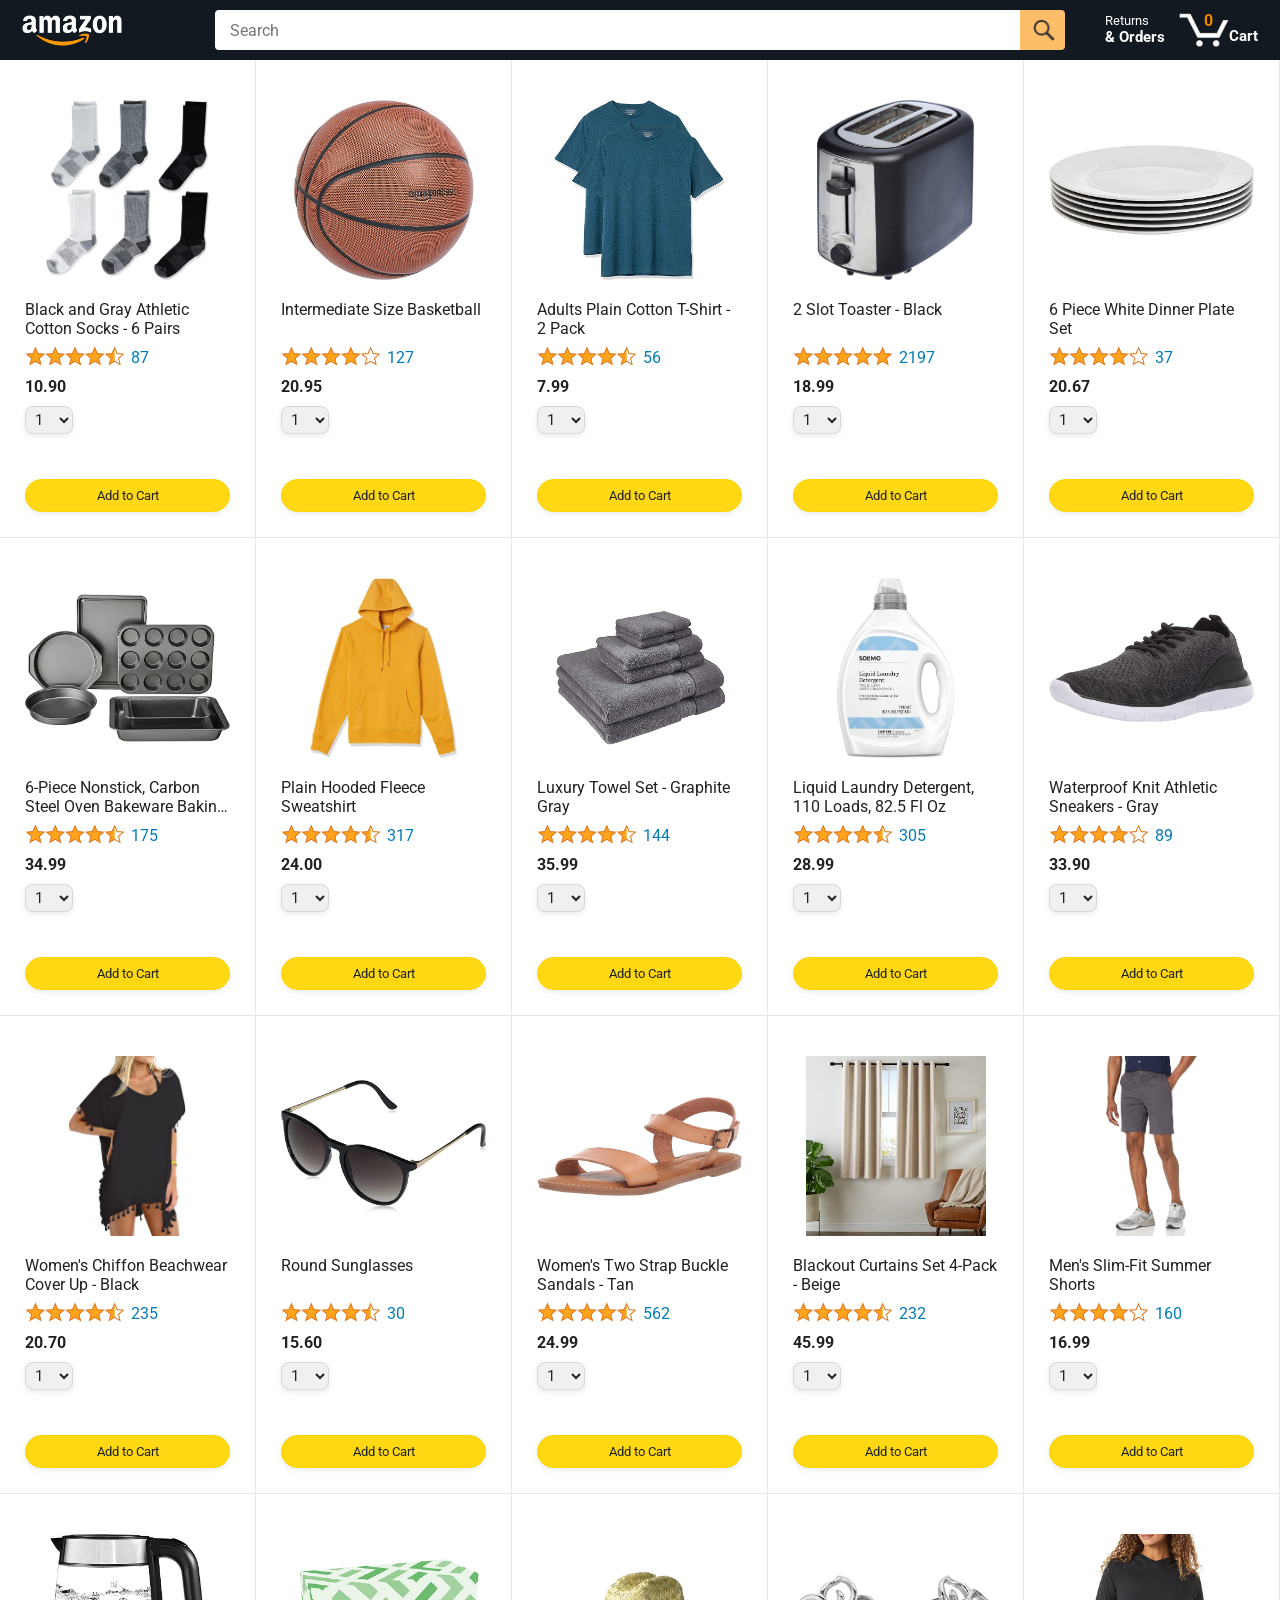
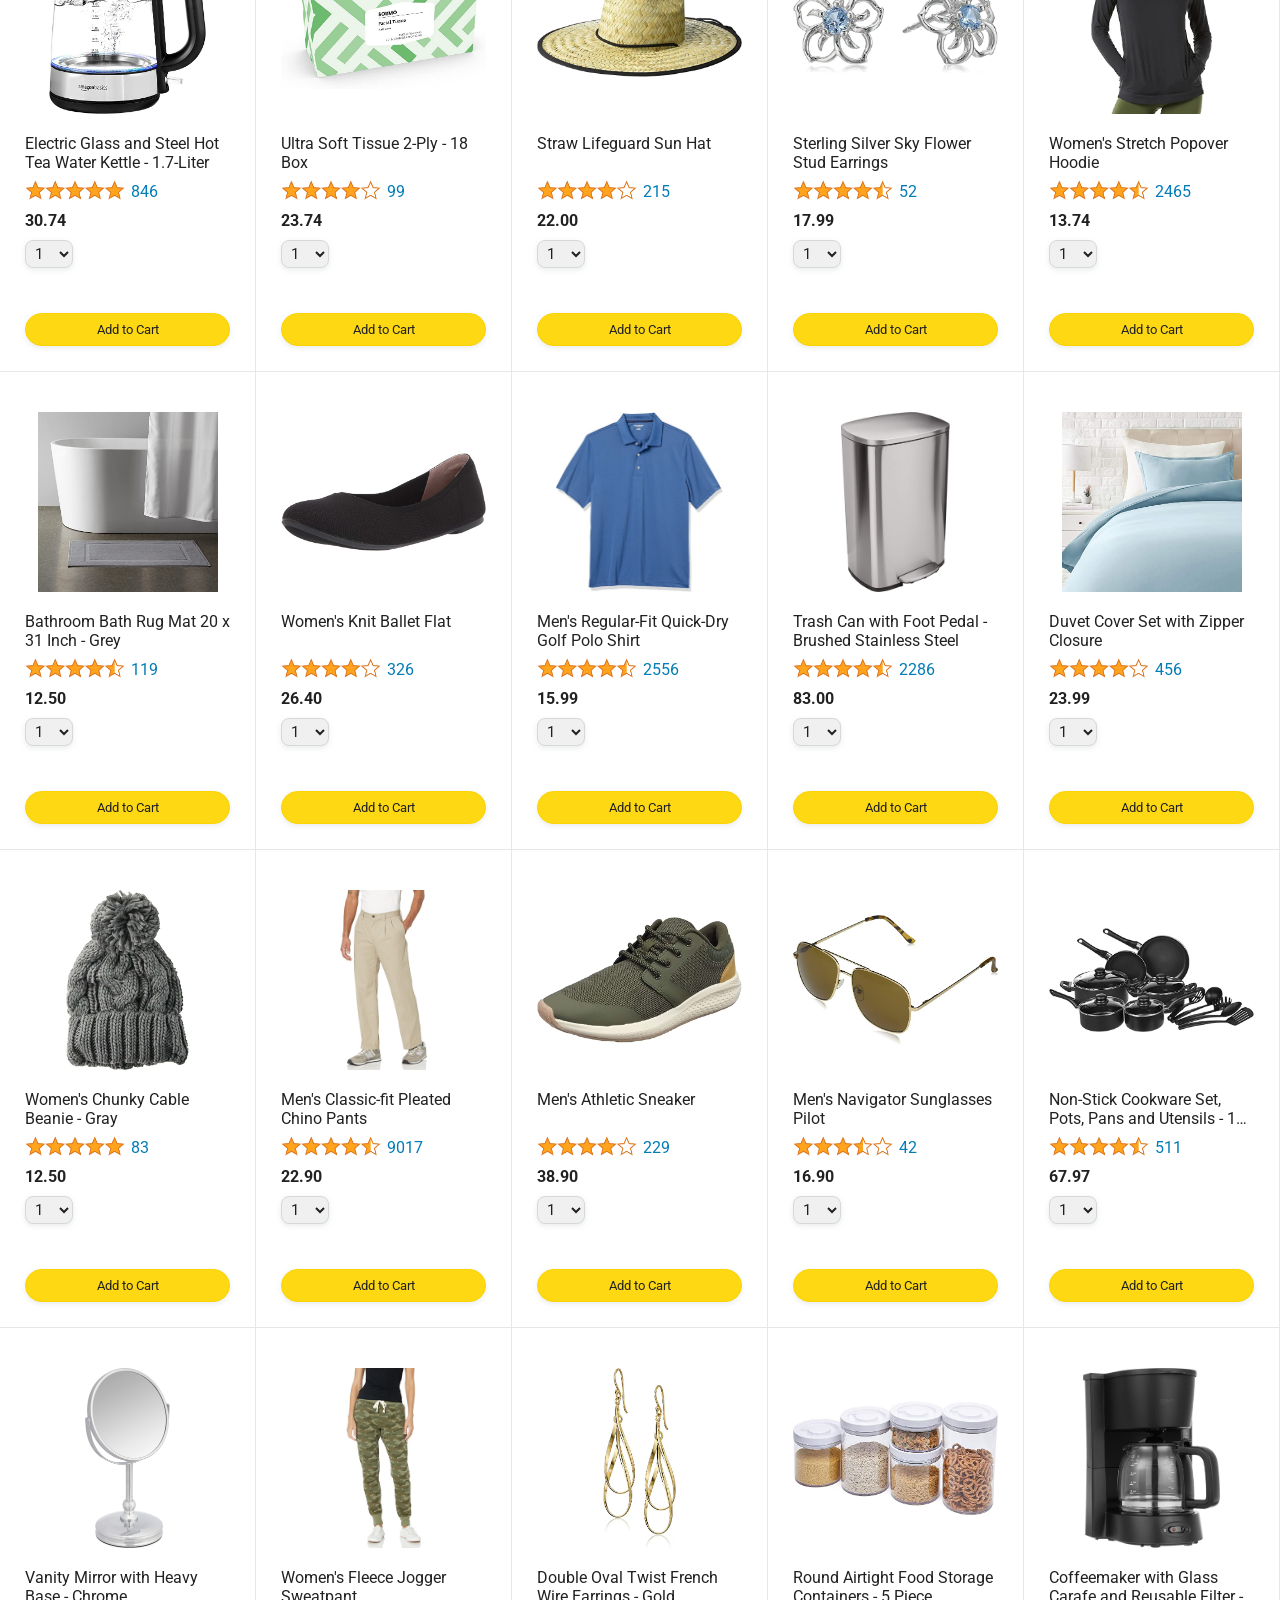
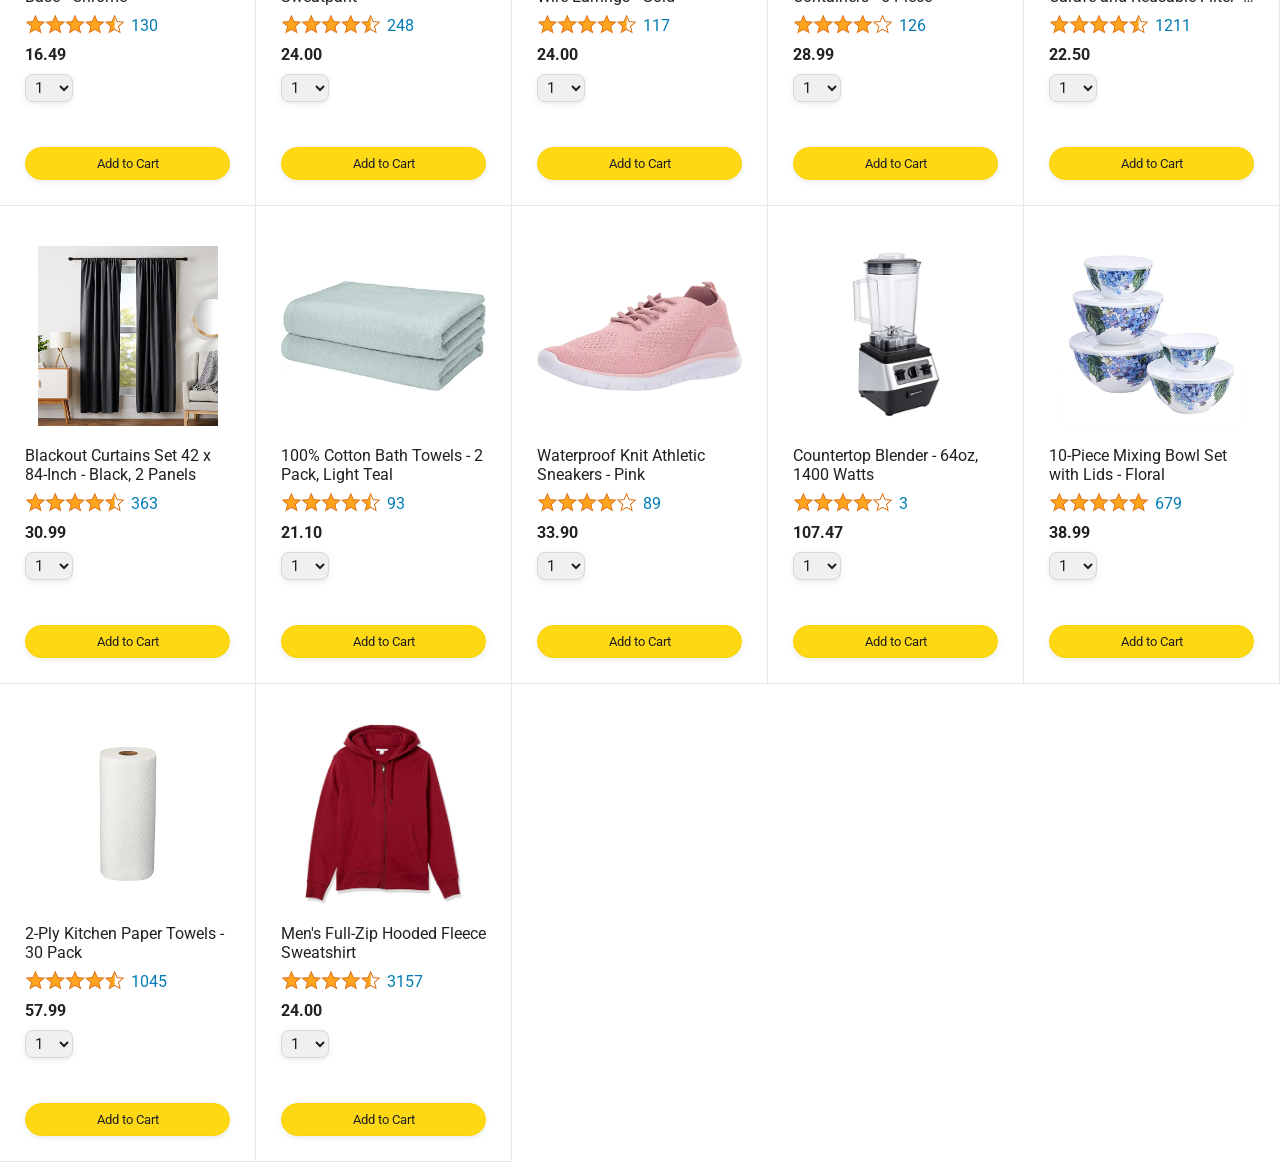
<file: index.html>
<!DOCTYPE html>
<html>
  <head>
    <title>Amazon Project</title>

    <!-- This code is needed for responsive design to work.
      (Responsive design = make the website look good on
      smaller screen sizes like a phone or a tablet). -->
    <meta name="viewport" content="width=device-width, initial-scale=1">

    <!-- THIS LINK IS WHAT I USED TO IMPORT THE ICONS -->
      <link href='https://unpkg.com/boxicons@2.1.4/css/boxicons.min.css' rel='stylesheet'>

    <!-- Load a font called Roboto from Google Fonts. -->
    <link rel="preconnect" href="https://fonts.googleapis.com">
    <link rel="preconnect" href="https://fonts.gstatic.com" crossorigin>
    <link href="https://fonts.googleapis.com/css2?family=Roboto:wght@400;500;700&display=swap" rel="stylesheet">

    <!-- Here are the CSS files for this page. -->
    <link rel="stylesheet" href="styles/shared/general.css">
    <link rel="stylesheet" href="styles/shared/amazon-header.css">
    <link rel="stylesheet" href="styles/pages/amazon.css">
  </head>
  <body>
    <div class="amazon-header">
      <div class="amazon-header-left-section">
        <a href="amazon.html" class="header-link">
          <img class="amazon-logo"
            src="images/amazon-logo-white.png">
          <img class="amazon-mobile-logo"
            src="images/amazon-mobile-logo-white.png">
        </a>
      </div>

      <div class="amazon-header-middle-section">
        <input class="search-bar" type="text" placeholder="Search">

        <button class="search-button">
          <img class="search-icon" src="images/icons/search-icon.png">
        </button>
      </div>

      <div class="amazon-header-right-section">
        <a class="orders-link header-link" href="orders.html">
          <span class="returns-text">Returns</span>
          <span class="orders-text">& Orders</span>
        </a>

        <a class="cart-link header-link" href="checkout.html">
          <img class="cart-icon" src="images/icons/cart-icon.png">
          <div class="cart-quantity js-cart-quantity">0</div>
          <div class="cart-text">Cart</div>
        </a>
      </div>
    </div>
    
    <div class="main">
      <div class="products-grid js-product-grid">

      </div>
    </div>
    
    <script type="module" src="scripts/amazon.js"></script>
  </body>
</html>
</file>
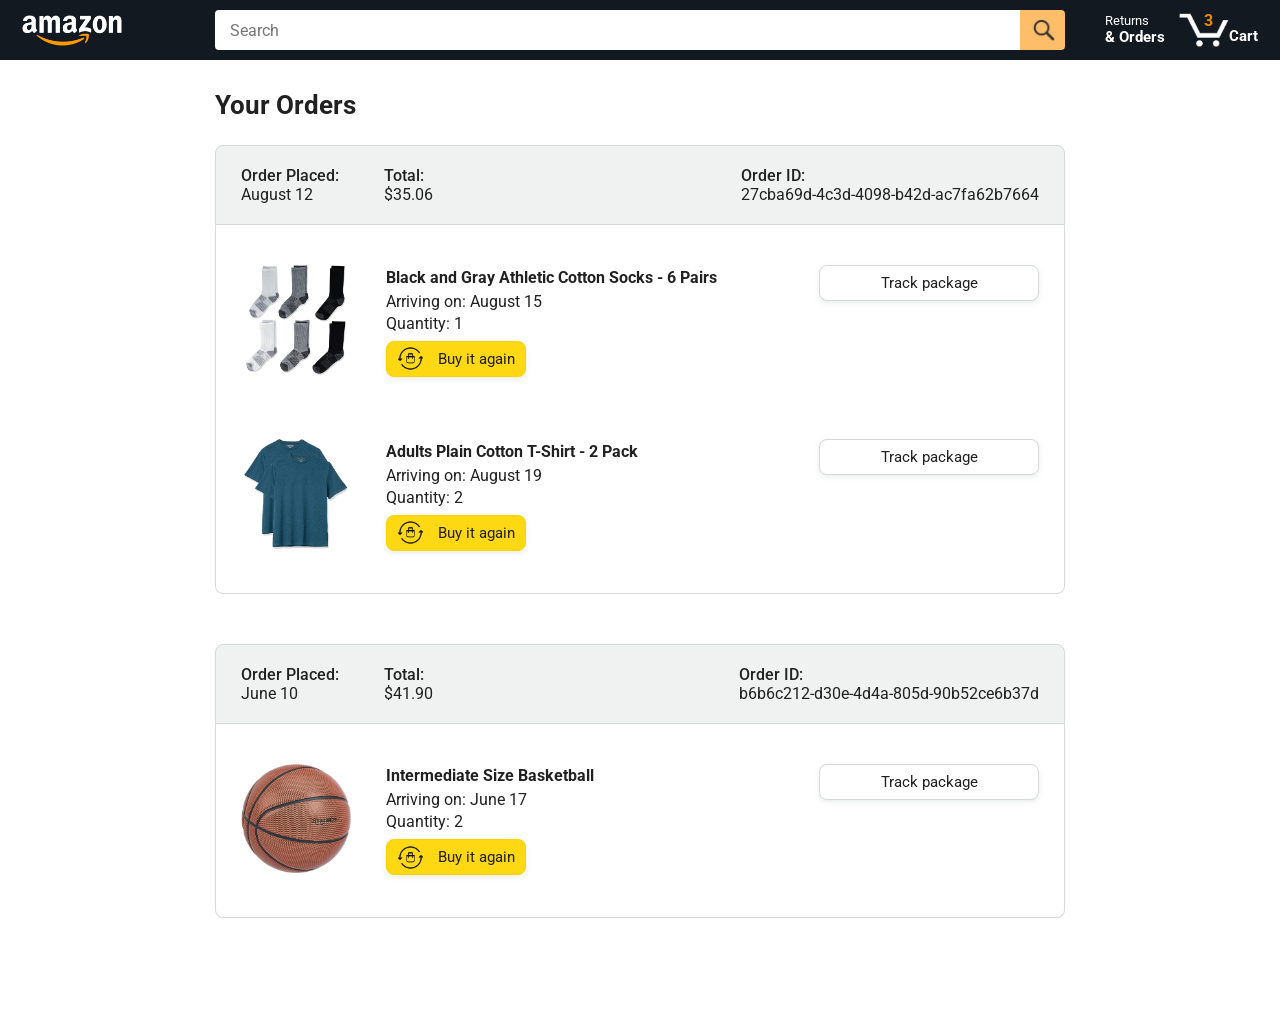
<file: orders.html>
<!DOCTYPE html>
<html>
  <head>
    <title>Orders</title>

    <!-- This code is needed for responsive design to work.
      (Responsive design = make the website look good on
      smaller screen sizes like a phone or a tablet). -->
    <meta name="viewport" content="width=device-width, initial-scale=1">

    <!-- Load a font called Roboto from Google Fonts. -->
    <link rel="preconnect" href="https://fonts.googleapis.com">
    <link rel="preconnect" href="https://fonts.gstatic.com" crossorigin>
    <link href="https://fonts.googleapis.com/css2?family=Roboto:wght@400;500;700&display=swap" rel="stylesheet">

    <!-- Here are the CSS files for this page. -->
    <link rel="stylesheet" href="styles/shared/general.css">
    <link rel="stylesheet" href="styles/shared/amazon-header.css">
    <link rel="stylesheet" href="styles/pages/orders.css">
  </head>
  <body>
    <div class="amazon-header">
      <div class="amazon-header-left-section">
        <a href="amazon.html" class="header-link">
          <img class="amazon-logo"
            src="images/amazon-logo-white.png">
          <img class="amazon-mobile-logo"
            src="images/amazon-mobile-logo-white.png">
        </a>
      </div>

      <div class="amazon-header-middle-section">
        <input class="search-bar" type="text" placeholder="Search">

        <button class="search-button">
          <img class="search-icon" src="images/icons/search-icon.png">
        </button>
      </div>

      <div class="amazon-header-right-section">
        <a class="orders-link header-link" href="orders.html">
          <span class="returns-text">Returns</span>
          <span class="orders-text">& Orders</span>
        </a>

        <a class="cart-link header-link" href="checkout.html">
          <img class="cart-icon" src="images/icons/cart-icon.png">
          <div class="cart-quantity">3</div>
          <div class="cart-text">Cart</div>
        </a>
      </div>
    </div>

    <div class="main">
      <div class="page-title">Your Orders</div>

      <div class="orders-grid">
        <div class="order-container">
          
          <div class="order-header">
            <div class="order-header-left-section">
              <div class="order-date">
                <div class="order-header-label">Order Placed:</div>
                <div>August 12</div>
              </div>
              <div class="order-total">
                <div class="order-header-label">Total:</div>
                <div>$35.06</div>
              </div>
            </div>

            <div class="order-header-right-section">
              <div class="order-header-label">Order ID:</div>
              <div>27cba69d-4c3d-4098-b42d-ac7fa62b7664</div>
            </div>
          </div>

          <div class="order-details-grid">
            <div class="product-image-container">
              <img src="images/products/athletic-cotton-socks-6-pairs.jpg">
            </div>

            <div class="product-details">
              <div class="product-name">
                Black and Gray Athletic Cotton Socks - 6 Pairs
              </div>
              <div class="product-delivery-date">
                Arriving on: August 15
              </div>
              <div class="product-quantity">
                Quantity: 1
              </div>
              <button class="buy-again-button button-primary">
                <img class="buy-again-icon" src="images/icons/buy-again.png">
                <span class="buy-again-message">Buy it again</span>
              </button>
            </div>

            <div class="product-actions">
              <a href="tracking.html">
                <button class="track-package-button button-secondary">
                  Track package
                </button>
              </a>
            </div>

            <div class="product-image-container">
              <img src="images/products/adults-plain-cotton-tshirt-2-pack-teal.jpg">
            </div>

            <div class="product-details">
              <div class="product-name">
                Adults Plain Cotton T-Shirt - 2 Pack
              </div>
              <div class="product-delivery-date">
                Arriving on: August 19
              </div>
              <div class="product-quantity">
                Quantity: 2
              </div>
              <button class="buy-again-button button-primary">
                <img class="buy-again-icon" src="images/icons/buy-again.png">
                <span class="buy-again-message">Buy it again</span>
              </button>
            </div>

            <div class="product-actions">
              <a href="tracking.html">
                <button class="track-package-button button-secondary">
                  Track package
                </button>
              </a>
            </div>
          </div>
        </div>

        <div class="order-container">

          <div class="order-header">
            <div class="order-header-left-section">
              <div class="order-date">
                <div class="order-header-label">Order Placed:</div>
                <div>June 10</div>
              </div>
              <div class="order-total">
                <div class="order-header-label">Total:</div>
                <div>$41.90</div>
              </div>
            </div>

            <div class="order-header-right-section">
              <div class="order-header-label">Order ID:</div>
              <div>b6b6c212-d30e-4d4a-805d-90b52ce6b37d</div>
            </div>
          </div>

          <div class="order-details-grid">
            <div class="product-image-container">
              <img src="images/products/intermediate-composite-basketball.jpg">
            </div>

            <div class="product-details">
              <div class="product-name">
                Intermediate Size Basketball
              </div>
              <div class="product-delivery-date">
                Arriving on: June 17
              </div>
              <div class="product-quantity">
                Quantity: 2
              </div>
              <button class="buy-again-button button-primary">
                <img class="buy-again-icon" src="images/icons/buy-again.png">
                <span class="buy-again-message">Buy it again</span>
              </button>
            </div>

            <div class="product-actions">
              <a href="tracking.html">
                <button class="track-package-button button-secondary">
                  Track package
                </button>
              </a>
            </div>
          </div>
        </div>
      </div>
    </div>
  </body>
</html>
</file>
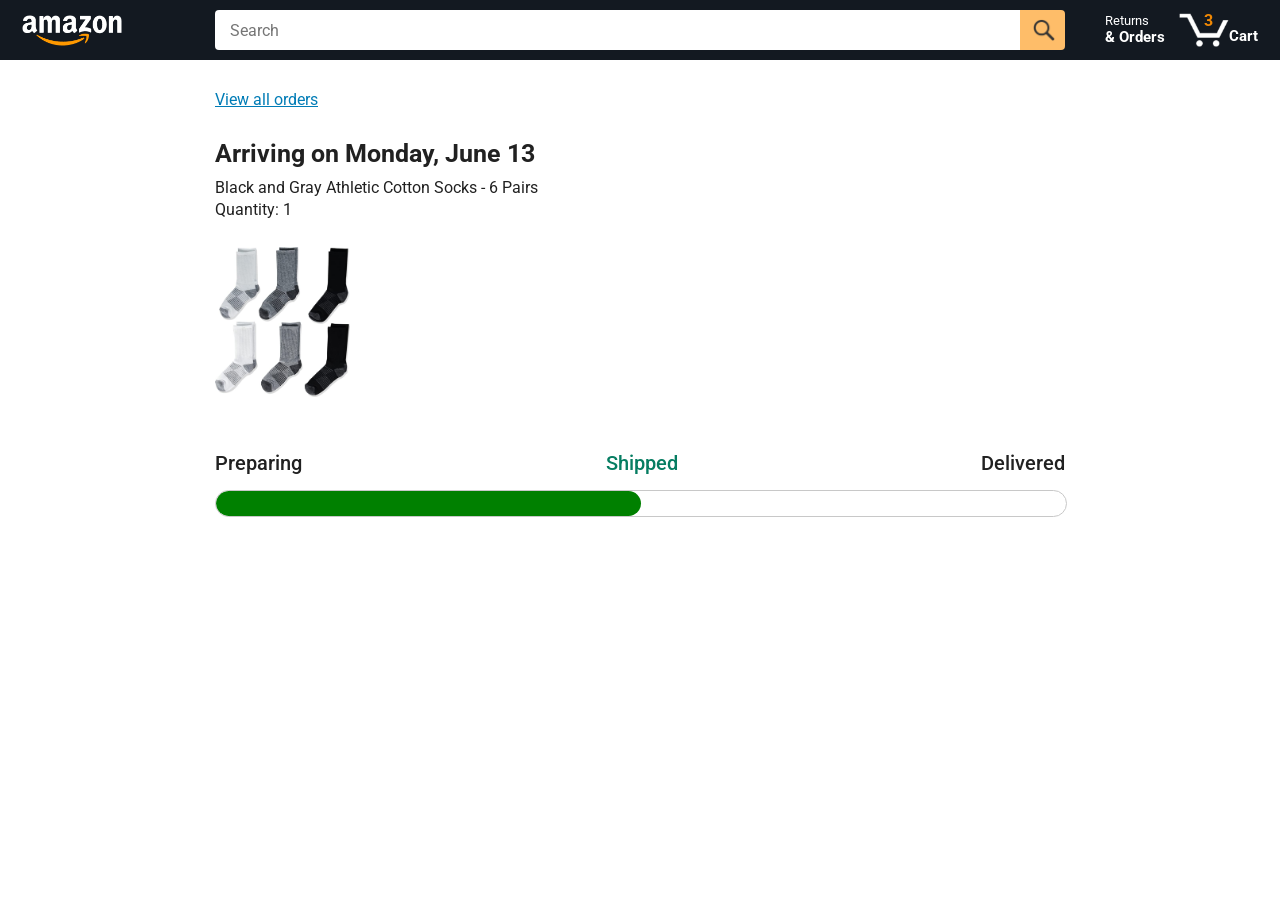
<file: tracking.html>
<!DOCTYPE html>
<html>
  <head>
    <title>Tracking</title>

    <!-- This code is needed for responsive design to work.
      (Responsive design = make the website look good on
      smaller screen sizes like a phone or a tablet). -->
    <meta name="viewport" content="width=device-width, initial-scale=1">

    <!-- Load a font called Roboto from Google Fonts. -->
    <link rel="preconnect" href="https://fonts.googleapis.com">
    <link rel="preconnect" href="https://fonts.gstatic.com" crossorigin>
    <link href="https://fonts.googleapis.com/css2?family=Roboto:wght@400;500;700&display=swap" rel="stylesheet">

    <!-- Here are the CSS files for this page. -->
    <link rel="stylesheet" href="styles/shared/general.css">
    <link rel="stylesheet" href="styles/shared/amazon-header.css">
    <link rel="stylesheet" href="styles/pages/tracking.css">
  </head>
  <body>
    <div class="amazon-header">
      <div class="amazon-header-left-section">
        <a href="amazon.html" class="header-link">
          <img class="amazon-logo"
            src="images/amazon-logo-white.png">
          <img class="amazon-mobile-logo"
            src="images/amazon-mobile-logo-white.png">
        </a>
      </div>

      <div class="amazon-header-middle-section">
        <input class="search-bar" type="text" placeholder="Search">

        <button class="search-button">
          <img class="search-icon" src="images/icons/search-icon.png">
        </button>
      </div>

      <div class="amazon-header-right-section">
        <a class="orders-link header-link" href="orders.html">
          <span class="returns-text">Returns</span>
          <span class="orders-text">& Orders</span>
        </a>

        <a class="cart-link header-link" href="checkout.html">
          <img class="cart-icon" src="images/icons/cart-icon.png">
          <div class="cart-quantity">3</div>
          <div class="cart-text">Cart</div>
        </a>
      </div>
    </div>

    <div class="main">
      <div class="order-tracking">
        <a class="back-to-orders-link link-primary" href="orders.html">
          View all orders
        </a>

        <div class="delivery-date">
          Arriving on Monday, June 13
        </div>

        <div class="product-info">
          Black and Gray Athletic Cotton Socks - 6 Pairs
        </div>

        <div class="product-info">
          Quantity: 1
        </div>

        <img class="product-image" src="images/products/athletic-cotton-socks-6-pairs.jpg">

        <div class="progress-labels-container">
          <div class="progress-label">
            Preparing
          </div>
          <div class="progress-label current-status">
            Shipped
          </div>
          <div class="progress-label">
            Delivered
          </div>
        </div>

        <div class="progress-bar-container">
          <div class="progress-bar"></div>
        </div>
      </div>
    </div>
  </body>
</html>
</file>
<file: styles/shared/general.css>
body {
  font-family: Roboto, Arial;
  color: rgb(33, 33, 33);
  /* The <body> element has a default margin of 8px
     on all sides. This removes the default margins. */
  margin: 0;
}

/* <p> elements have a default margin on the top
   and bottom. This removes the default margins. */
p {
  margin: 0;
}

button {
  cursor: pointer;
}

select {
  cursor: pointer;
}

input, select, button {
  font-family: Roboto, Arial;
}

.button-primary {
  color: rgb(33, 33, 33);
  background-color: rgb(255, 216, 20);
  border: 1px solid rgb(252, 210, 0);
  border-radius: 8px;
  cursor: pointer;
  box-shadow: 0 2px 5px rgba(213, 217, 217, 0.5);
}

.button-primary:hover {
  background-color: rgb(247, 202, 0);
  border: 1px solid rgb(242, 194, 0);
}

.button-primary:active {
  background: rgb(255, 216, 20);
  border-color: rgb(252, 210, 0);
  box-shadow: none;
}

.button-secondary {
  color: rgb(33, 33, 33);
  background: white;
  border: 1px solid rgb(213, 217, 217);
  border-radius: 8px;
  cursor: pointer;
  box-shadow: 0 2px 5px rgba(213, 217, 217, 0.5);
}

.button-secondary:hover {
  background-color: rgb(247, 250, 250);
}

.button-secondary:active {
  background-color: rgb(237, 253, 255);
  box-shadow: none;
}

/* These styles will limit text to 2 lines. Anything
   beyond 2 lines will be replaced with "..."
   You can find this code by using an A.I. tool or by
   searching in Google.
   https://css-tricks.com/almanac/properties/l/line-clamp/ */
.limit-text-to-2-lines {
  display: -webkit-box;
  -webkit-line-clamp: 2;
  -webkit-box-orient: vertical;
  overflow: hidden;
}

.link-primary {
  color: rgb(1, 124, 182);
  cursor: pointer;
}

.link-primary:hover {
  color: rgb(196, 80, 0);
}

/* Styles for dropdown selectors. */
select {
  color: rgb(33, 33, 33);
  background-color: rgb(240, 240, 240);
  border: 1px solid rgb(213, 217, 217);
  border-radius: 8px;
  padding: 3px 5px;
  font-size: 15px;
  cursor: pointer;
  box-shadow: 0 2px 5px rgba(213, 217, 217, 0.5);
}

select:focus,
input:focus {
  outline: 2px solid rgb(255, 153, 0);
}
</file>
<file: styles/shared/amazon-header.css>
.amazon-header {
  background-color: rgb(19, 25, 33);
  color: white;
  padding-left: 15px;
  padding-right: 15px;

  display: flex;
  align-items: center;
  justify-content: space-between;

  position: fixed;
  top: 0;
  left: 0;
  right: 0;
  height: 60px;
}

.amazon-header-left-section {
  width: 180px;
}

@media (max-width: 800px) {
  .amazon-header-left-section {
    width: unset;
  }
}

.header-link {
  display: inline-block;
  padding: 6px;
  border-radius: 2px;
  cursor: pointer;
  text-decoration: none;
  border: 1px solid rgba(0, 0, 0, 0);
}

.header-link:hover {
  border: 1px solid white;
}

.amazon-logo {
  width: 100px;
  margin-top: 5px;
}

.amazon-mobile-logo {
  display: none;
}

@media (max-width: 575px) {
  .amazon-logo {
    display: none;
  }

  .amazon-mobile-logo {
    display: block;
    height: 35px;
    margin-top: 5px;
  }
}

.amazon-header-middle-section {
  flex: 1;
  max-width: 850px;
  margin-left: 10px;
  margin-right: 10px;
  display: flex;
}

.search-bar {
  flex: 1;
  width: 0;
  font-size: 16px;
  height: 38px;
  padding-left: 15px;
  border: none;
  border-top-left-radius: 4px;
  border-bottom-left-radius: 4px;
  border-top-right-radius: 0;
  border-bottom-right-radius: 0;
}

.search-button {
  background-color: rgb(254, 189, 105);
  border: none;
  width: 45px;
  height: 40px;
  border-top-right-radius: 4px;
  border-bottom-right-radius: 4px;
  flex-shrink: 0;
}

.search-icon {
  height: 22px;
  margin-left: 2px;
  margin-top: 3px;
}

.amazon-header-right-section {
  width: 180px;
  flex-shrink: 0;
  display: flex;
  justify-content: end;
}

.orders-link {
  color: white;
}

.returns-text {
  display: block;
  font-size: 13px;
}

.orders-text {
  display: block;
  font-size: 15px;
  font-weight: 700;
}

.cart-link {
  color: white;
  display: flex;
  align-items: center;
  position: relative;
}

.cart-icon {
  width: 50px;
}

.cart-text {
  margin-top: 12px;
  font-size: 15px;
  font-weight: 700;
}

.cart-quantity {
  color: rgb(240, 136, 4);
  font-size: 16px;
  font-weight: 700;

  position: absolute;
  top: 4px;
  left: 22px;
  
  width: 26px;
  text-align: center;
}
</file>
<file: styles/pages/amazon.css>
.main {
  margin-top: 60px;
}

.products-grid {
  display: grid;

  /* - In CSS Grid, 1fr means a column will take up the
       remaining space in the grid.
     - If we write 1fr 1fr ... 1fr; 8 times, this will
       divide the grid into 8 columns, each taking up an
       equal amount of the space.
     - repeat(8, 1fr); is a shortcut for repeating "1fr"
       8 times (instead of typing out "1fr" 8 times).
       repeat(...) is a special property that works with
       display: grid; */
  grid-template-columns: repeat(8, 1fr);
}

/* @media is used to create responsive design (making the
   website look good on any screen size). This @media
   means when the screen width is 2000px or less, we
   will divide the grid into 7 columns instead of 8. */
@media (max-width: 2000px) {
  .products-grid {
    grid-template-columns: repeat(7, 1fr);
  }
}

/* This @media means when the screen width is 1600px or
   less, we will divide the grid into 6 columns. */
@media (max-width: 1600px) {
  .products-grid {
    grid-template-columns: repeat(6, 1fr);
  }
}

@media (max-width: 1300px) {
  .products-grid {
    grid-template-columns: repeat(5, 1fr);
  }
}

@media (max-width: 1000px) {
  .products-grid {
    grid-template-columns: repeat(4, 1fr);
  }
}

@media (max-width: 800px) {
  .products-grid {
    grid-template-columns: repeat(3, 1fr);
  }
}

@media (max-width: 575px) {
  .products-grid {
    grid-template-columns: repeat(2, 1fr);
  }
}

@media (max-width: 450px) {
  .products-grid {
    grid-template-columns: 1fr;
  }
}

.product-container {
  padding-top: 40px;
  padding-bottom: 25px;
  padding-left: 25px;
  padding-right: 25px;

  border-right: 1px solid rgb(231, 231, 231);
  border-bottom: 1px solid rgb(231, 231, 231);

  display: flex;
  flex-direction: column;
}

.product-image-container {
  display: flex;
  justify-content: center;
  align-items: center;

  height: 180px;
  margin-bottom: 20px;
}

.product-image {
  /* Images will overflow their container by default. To
    prevent this, we set max-width and max-height to 100%
    so they stay inside their container. */
  max-width: 100%;
  max-height: 100%;
}

.product-name {
  height: 40px;
  margin-bottom: 5px;
}

.product-rating-container {
  display: flex;
  align-items: center;
  margin-bottom: 10px;
}

.product-rating-stars {
  width: 100px;
  margin-right: 6px;
}

.product-rating-count {
  color: rgb(1, 124, 182);
  cursor: pointer;
  margin-top: 3px;
}

.product-price {
  font-weight: 700;
  margin-bottom: 10px;
}

.product-quantity-container {
  margin-bottom: 17px;
}

.product-spacer {
  flex: 1;
}

.added-to-cart {
  color: rgb(6, 125, 98);
  font-size: 16px;

  display: flex;
  align-items: center;
  margin-bottom: 8px;

  /* At first, the "Added to cart" message will
     be invisible. Use JavaScript to change the
     opacity and make it visible. */
  opacity: 0;
  transition: .4s ease-in-out;
}

.message-shown {  
  opacity: .8;
}

.added-to-cart img {
  height: 20px;
  margin-right: 5px;
}

.add-to-cart-button {
  width: 100%;
  padding: 8px;
  border-radius: 50px;
}
</file>
<file: styles/pages/orders.css>
.main {
  max-width: 850px;
  margin-top: 90px;
  margin-bottom: 100px;
  padding-left: 20px;
  padding-right: 20px;

  /* margin-left: auto;
     margin-right auto;
     Is a trick for centering an element horizontally
     without needing a container. */
  margin-left: auto;
  margin-right: auto;
}

.page-title {
  font-weight: 700;
  font-size: 26px;
  margin-bottom: 25px;
}

.orders-grid {
  display: grid;
  grid-template-columns: 1fr;
  row-gap: 50px;
}

.order-header {
  background-color: rgb(240, 242, 242);
  border: 1px solid rgb(213, 217, 217);

  display: flex;
  align-items: center;
  justify-content: space-between;

  padding: 20px 25px;
  border-top-left-radius: 8px;
  border-top-right-radius: 8px;
}

.order-header-left-section {
  display: flex;
  flex-shrink: 0;
}

.order-header-label {
  font-weight: 500;
}

.order-date,
.order-total {
  margin-right: 45px;
}

.order-header-right-section {
  flex-shrink: 1;
}

@media (max-width: 575px) {
  .order-header {
    flex-direction: column;
    align-items: start;
    line-height: 23px;
    padding: 15px;
  }

  .order-header-left-section {
    flex-direction: column;
  }

  .order-header-label {
    margin-right: 5px;
  }

  .order-date,
  .order-total {
    display: grid;
    grid-template-columns: auto 1fr;
    margin-right: 0;
  }

  .order-header-right-section {
    display: grid;
    grid-template-columns: auto 1fr;
  }
}

.order-details-grid {
  padding: 40px 25px;
  border: 1px solid rgb(213, 217, 217);
  border-top: none;
  border-bottom-left-radius: 8px;
  border-bottom-right-radius: 8px;

  display: grid;
  grid-template-columns: 110px 1fr 220px;
  column-gap: 35px;
  row-gap: 60px;
  align-items: center;
}

@media (max-width: 800px) {
  .order-details-grid {
    grid-template-columns: 110px 1fr;
    row-gap: 0;
    padding-bottom: 8px;
  }
}

@media (max-width: 450px) {
  .order-details-grid {
    grid-template-columns: 1fr;
  }
}

.product-image-container {
  text-align: center;
}

.product-image-container img {
  max-width: 110px;
  max-height: 110px;
}

.product-name {
  font-weight: 700;
  margin-bottom: 5px;
}

.product-delivery-date {
  margin-bottom: 3px;
}

.product-quantity {
  margin-bottom: 8px;
}

.buy-again-button {
  font-size: 15px;
  width: 140px;
  height: 36px;
  border-radius: 8px;

  display: flex;
  align-items: center;
  justify-content: center;
}

.buy-again-icon {
  width: 25px;
  margin-right: 15px;
}

.product-actions {
  align-self: start;
}

.track-package-button {
  width: 100%;
  font-size: 15px;
  padding: 8px;
}

@media (max-width: 800px) {
  .buy-again-button {
    margin-bottom: 10px;
  }

  .product-actions {
    /* grid-column: 2 means this element will be placed
       in column 2 in the grid. (Normally, the column that
       an element is placed in is determined by the order
       of the elements in the HTML. grid-column overrides
       this default ordering). */
    grid-column: 2;
    margin-bottom: 30px;
  }

  .track-package-button {
    width: 140px;
  }
}

@media (max-width: 450px) {
  .product-image-container {
    text-align: center;
    margin-bottom: 25px;
  }

  .product-image-container img {
    max-width: 150px;
    max-height: 150px;
  }

  .product-name {
    margin-bottom: 10px;
  }

  .product-quantity {
    margin-bottom: 15px;
  }

  .buy-again-button {
    width: 100%;
    margin-bottom: 15px;
  }

  .product-actions {
    /* grid-column: auto; undos grid-column: 2; from above.
       This element will now be placed in its normal column
       in the grid. */
    grid-column: auto;
    margin-bottom: 70px;
  }

  .track-package-button {
    width: 100%;
    padding: 12px;
  }
}
</file>
<file: styles/pages/tracking.css>
.main {
  max-width: 850px;
  margin-top: 90px;
  margin-bottom: 100px;
  padding-left: 30px;
  padding-right: 30px;

  /* margin-left: auto;
     margin-right auto;
     Is a trick for centering an element horizontally
     without needing a container. */
  margin-left: auto;
  margin-right: auto;
}

.back-to-orders-link {
  display: inline-block;
  margin-bottom: 30px;
}

.delivery-date {
  font-size: 25px;
  font-weight: 700;
  margin-bottom: 10px;
}

.product-info {
  margin-bottom: 3px;
}

.product-image {
  max-width: 150px;
  max-height: 150px;
  margin-top: 25px;
  margin-bottom: 50px;
}

.progress-labels-container {
  display: flex;
  justify-content: space-between;
  font-size: 20px;
  font-weight: 500;
  margin-bottom: 15px;
}

.current-status {
  color: rgb(6, 125, 98);
}

@media (max-width: 575px) {
  .progress-labels-container {
    font-size: 16px;
  }
}

@media (max-width: 450px) {
  .progress-labels-container {
    flex-direction: column;
    margin-bottom: 5px;
  }

  .progress-label {
    margin-bottom: 3px;
  }
}

.progress-bar-container {
  height: 25px;
  width: 100%;

  border: 1px solid rgb(200, 200, 200);
  border-radius: 50px;
  overflow: hidden;
}

.progress-bar {
  height: 100%;
  background-color: green;
  border-radius: 50px;
  width: 50%;
}
</file>
